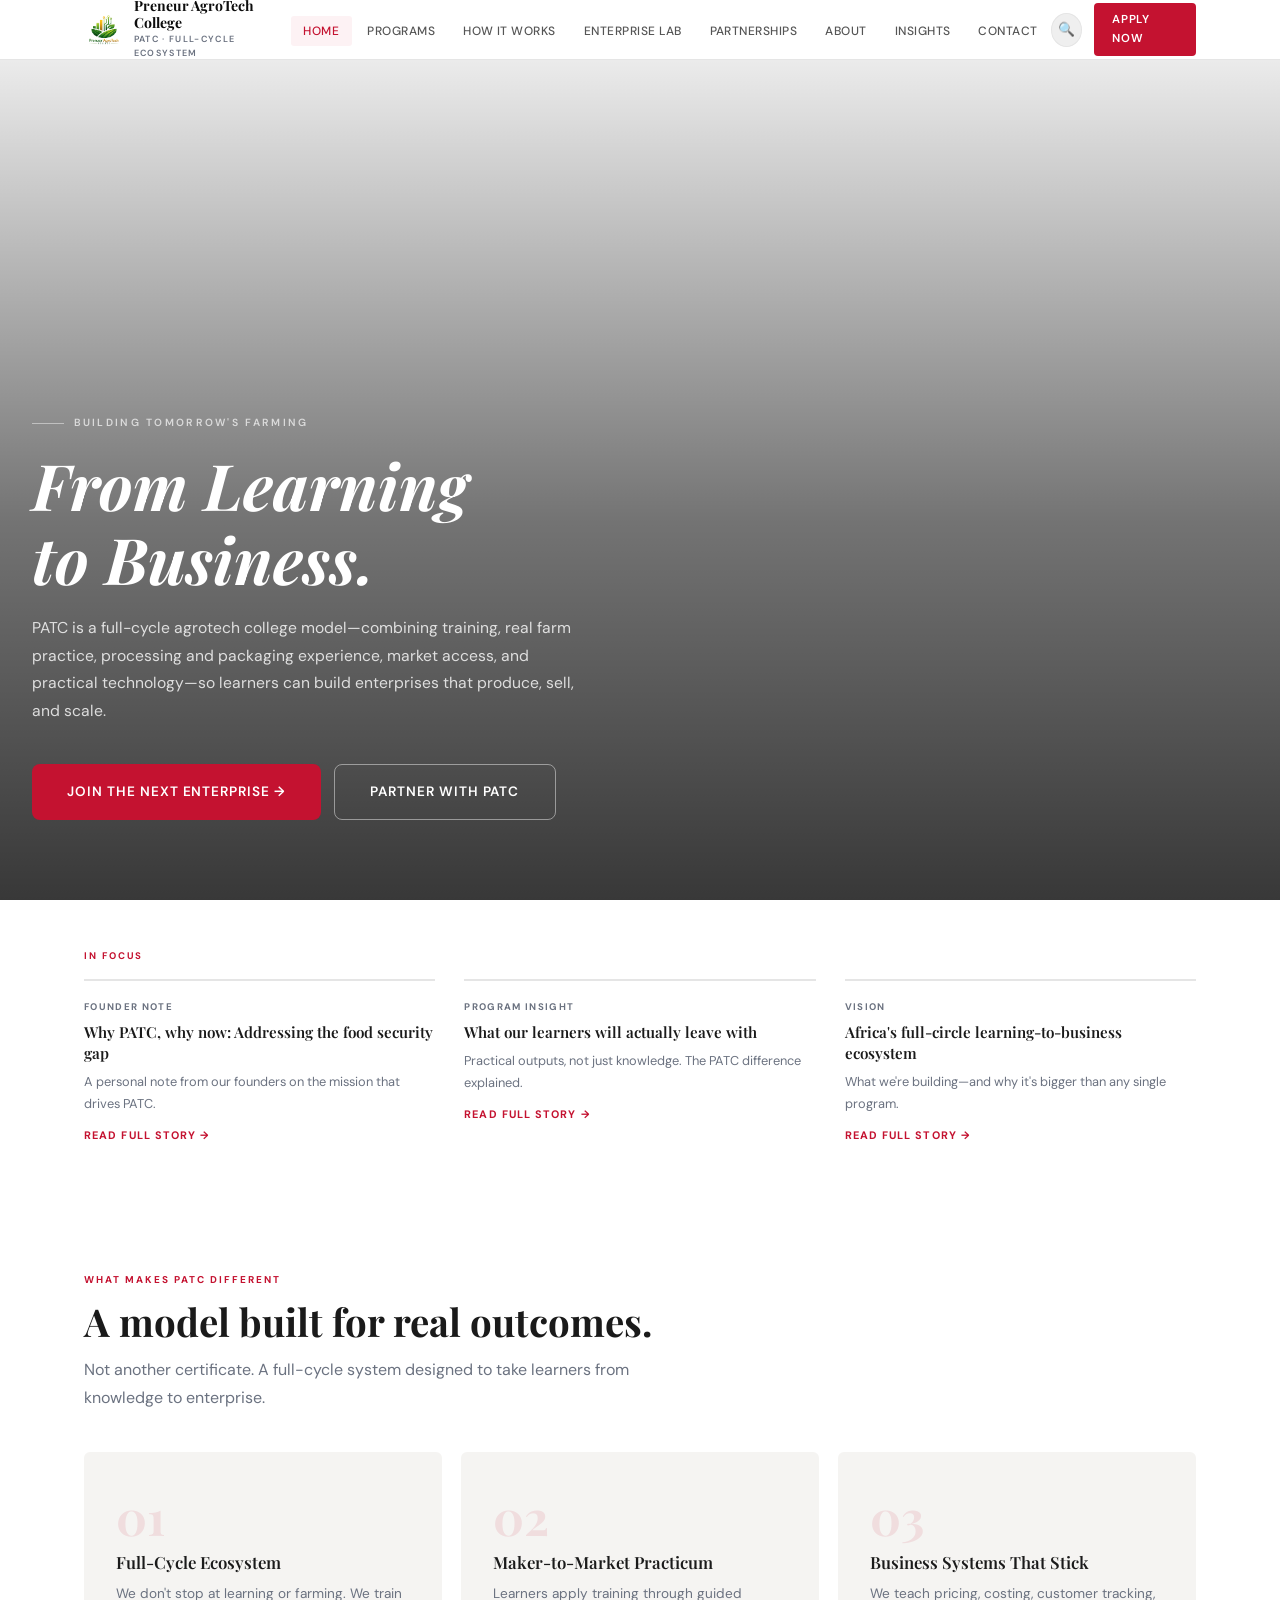
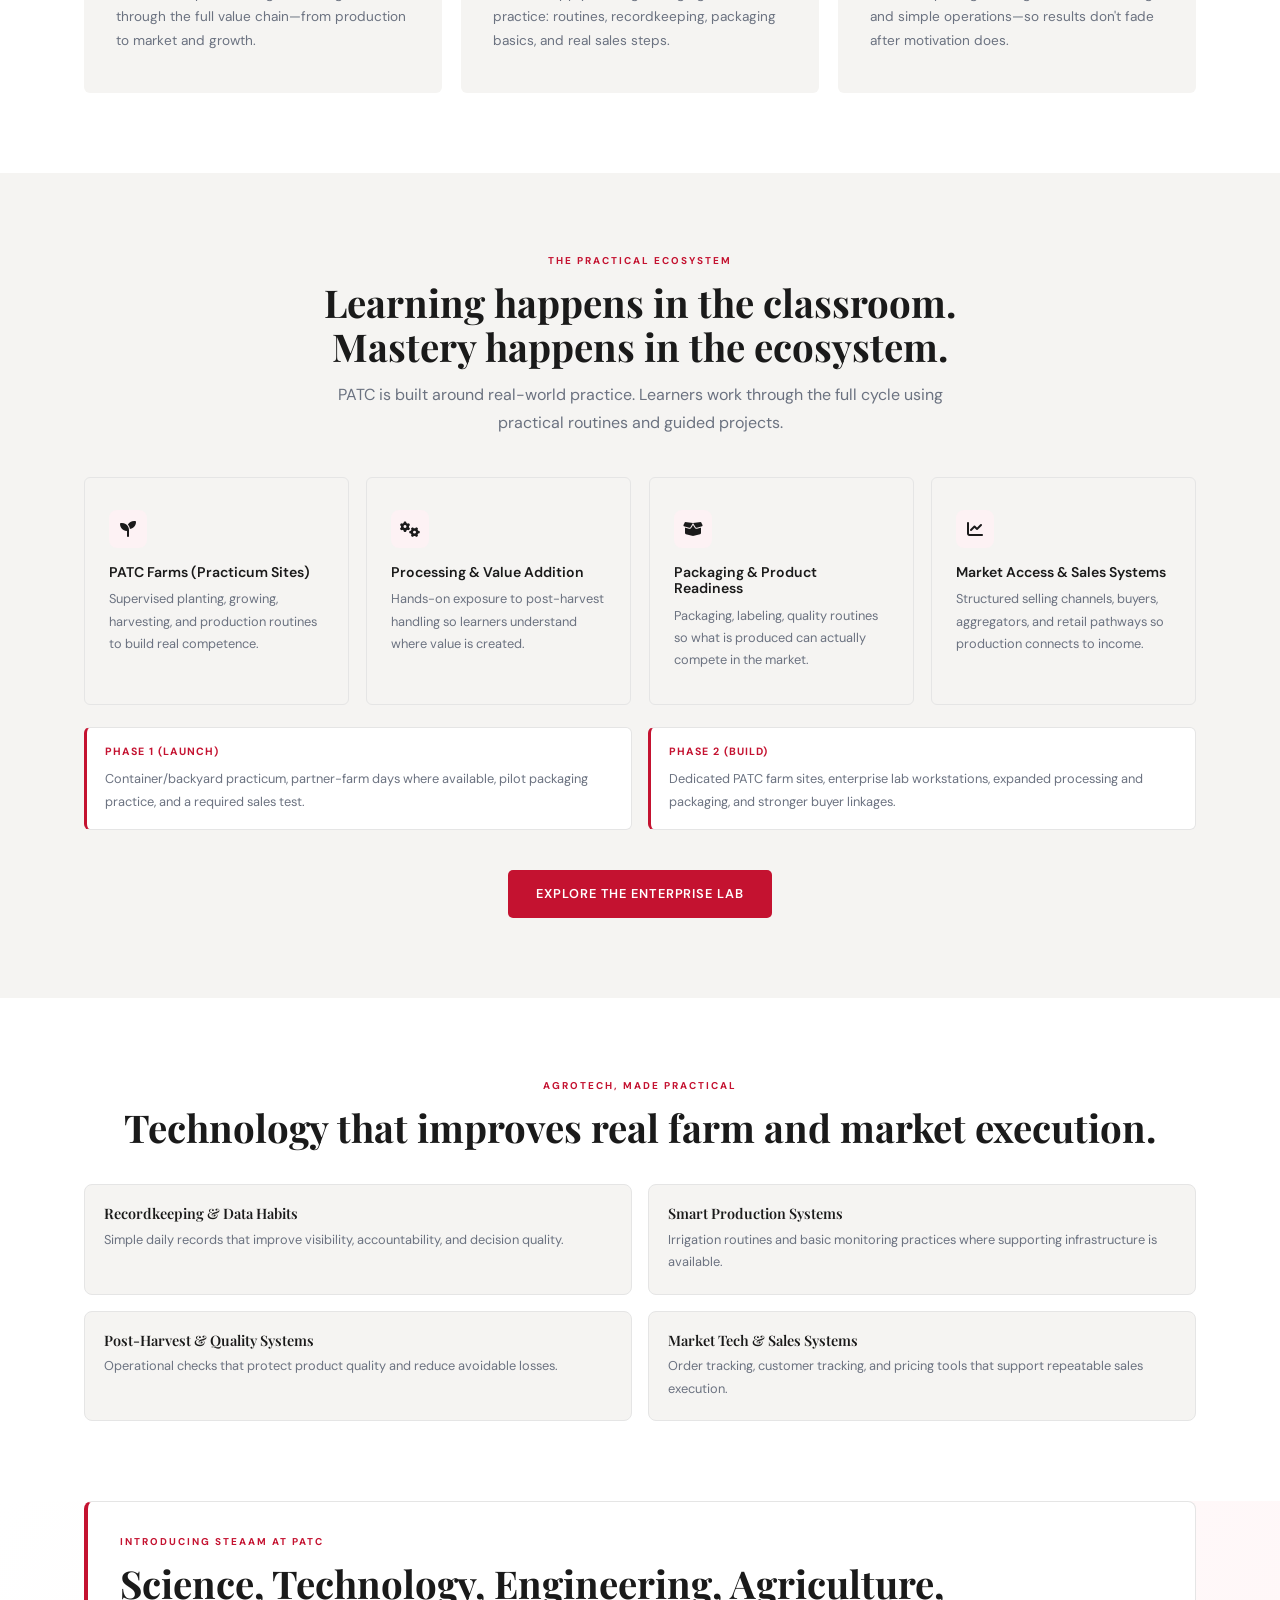
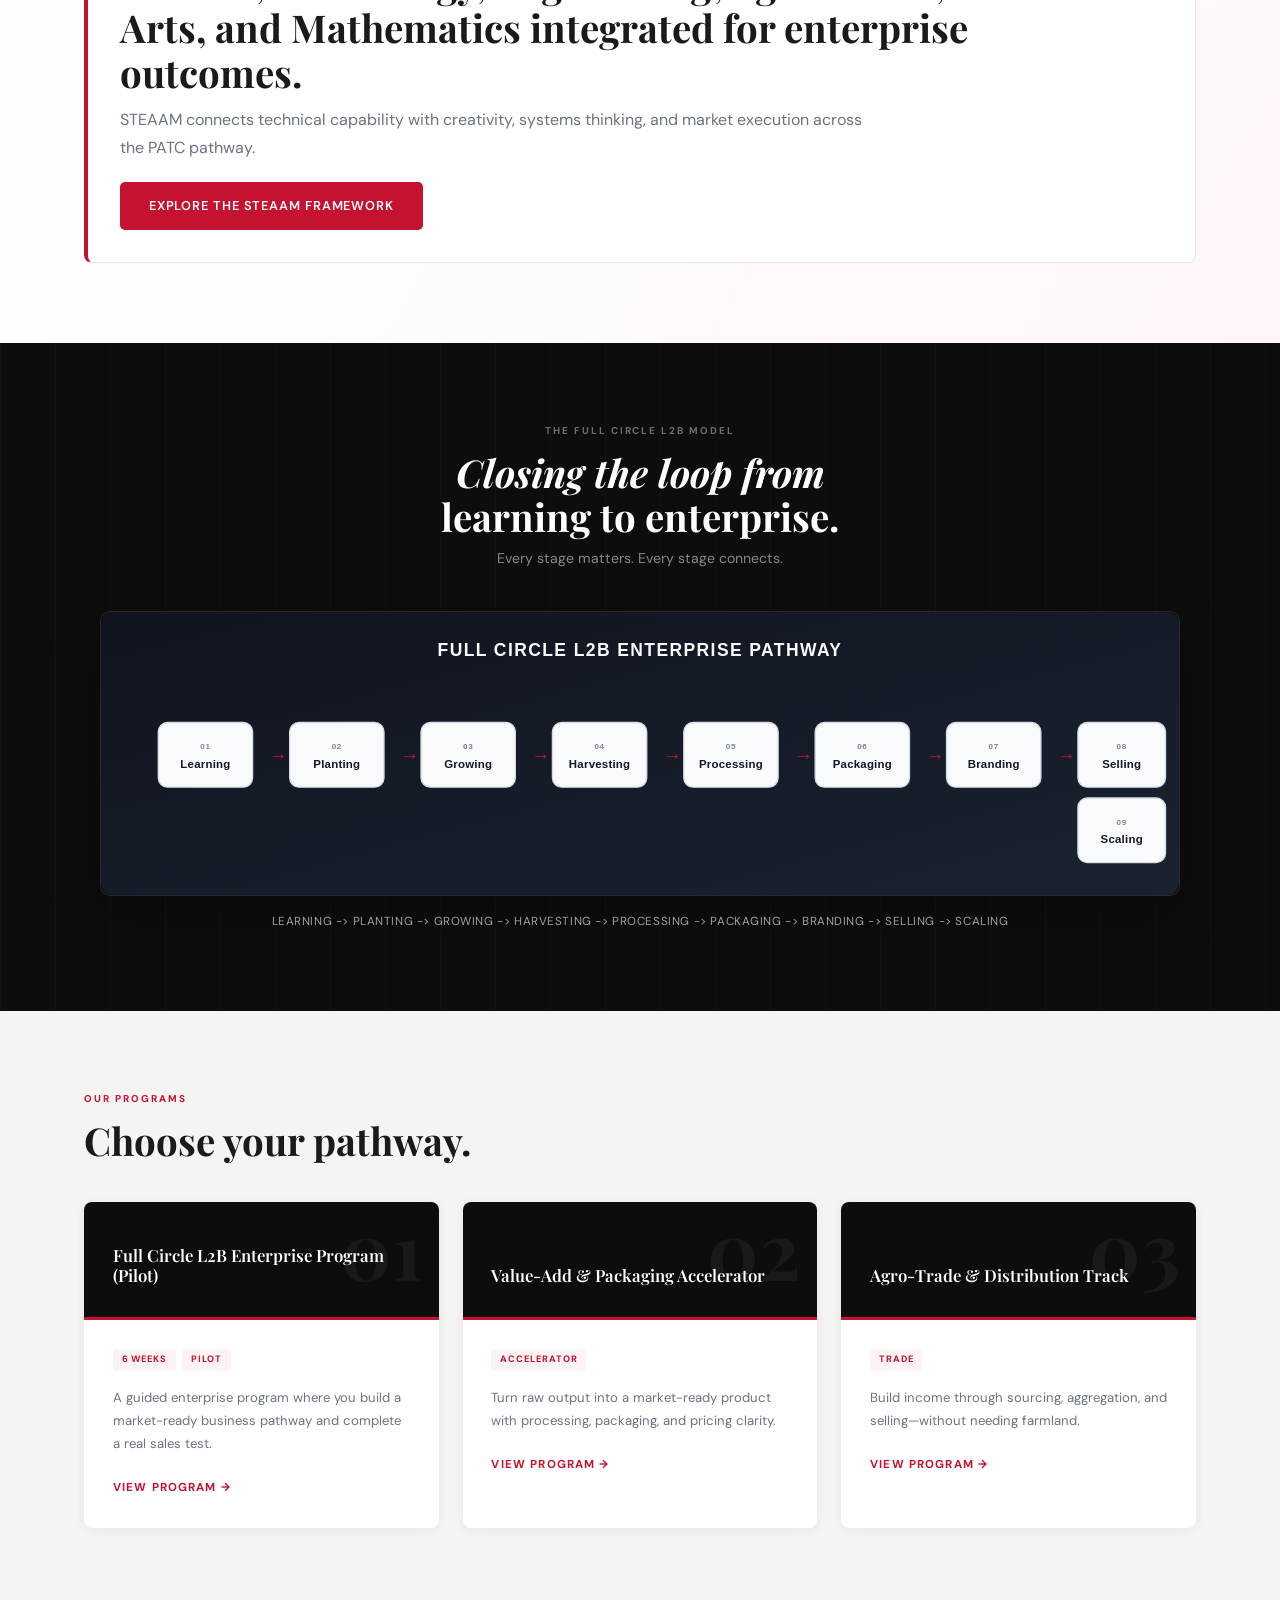
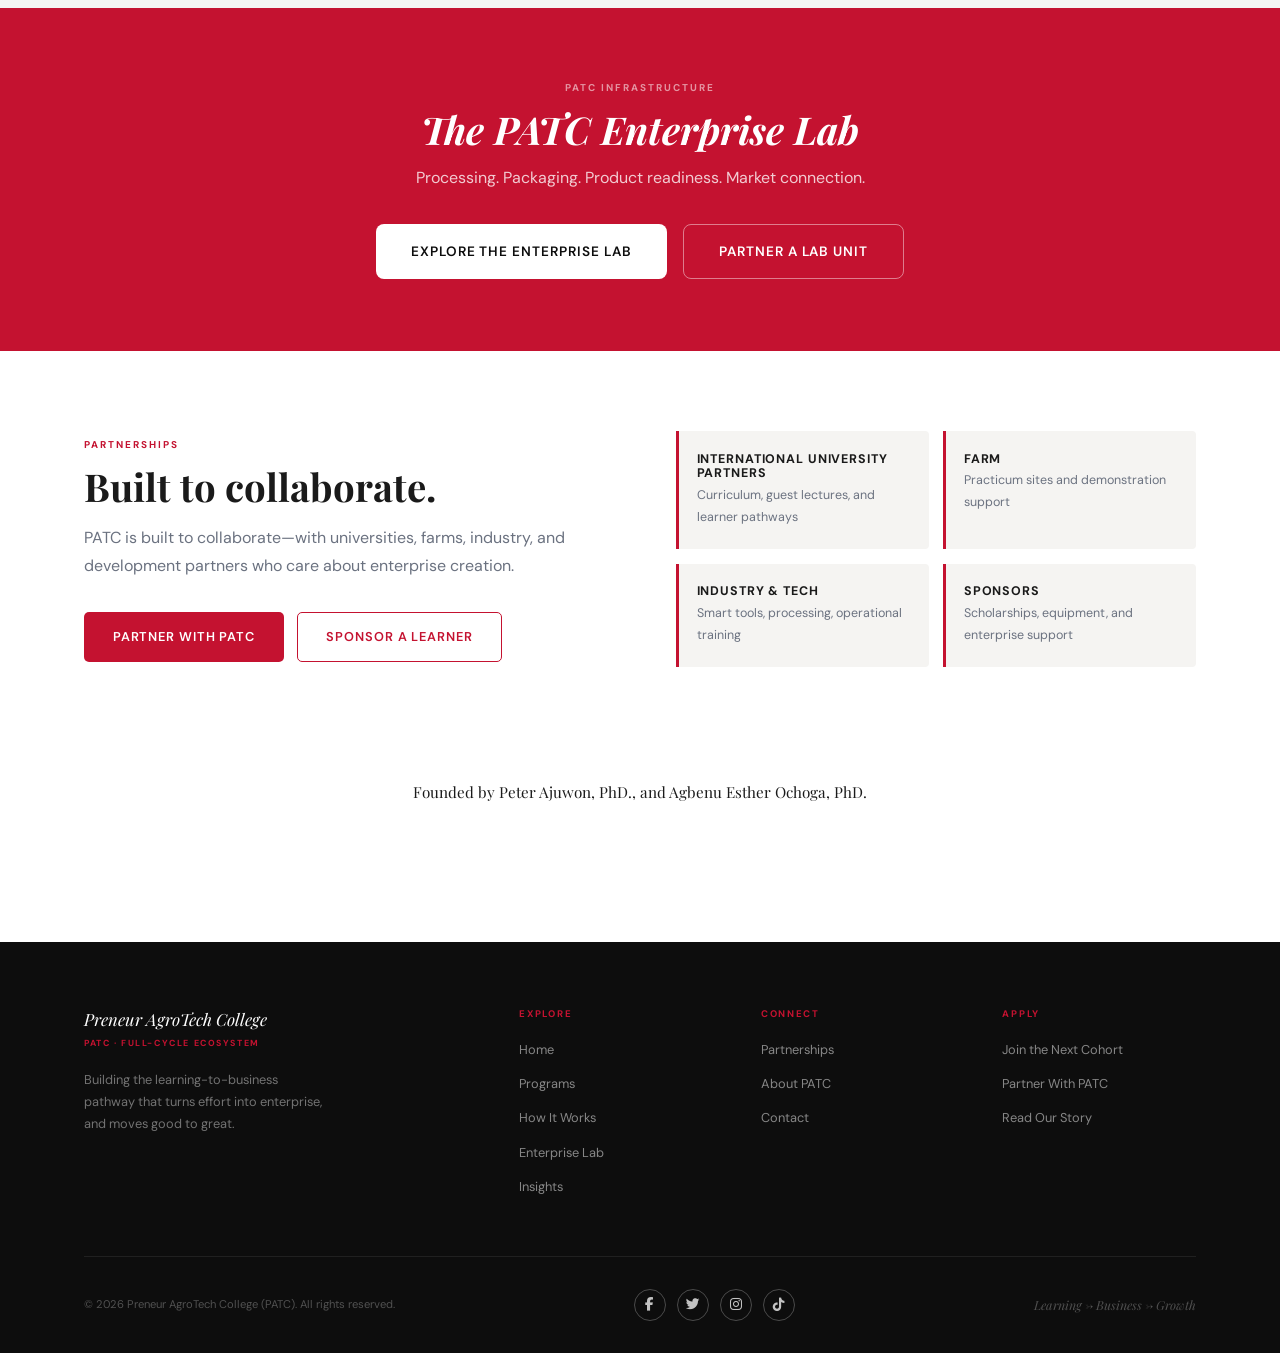
<file: index.html>
<!DOCTYPE html>
<html lang="en">
<head>
  <meta charset="UTF-8">
  <meta name="viewport" content="width=device-width, initial-scale=1.0">
  <title>Preneur AgroTech College</title>
  <link rel="icon" type="image/png" href="assets/icons/favicon.png">
  <link rel="shortcut icon" type="image/png" href="assets/icons/favicon.png">
  <link rel="apple-touch-icon" href="assets/icons/favicon.png">
<link rel="shortcut icon" type="image/png" href="assets/icons/favicon.png">
  <link rel="apple-touch-icon" href="assets/icons/favicon.png">
  <link rel="preconnect" href="https://fonts.googleapis.com">
  <link href="https://fonts.googleapis.com/css2?family=Playfair+Display:ital,wght@0,400;0,600;0,700;1,400;1,600&family=DM+Sans:wght@300;400;500;600&display=swap" rel="stylesheet">
  <link rel="stylesheet" href="https://cdnjs.cloudflare.com/ajax/libs/font-awesome/6.4.0/css/all.min.css">
  <link rel="stylesheet" href="css/style.css">
  <link rel="stylesheet" href="css/header.css">
  <link rel="stylesheet" href="css/footer.css">
  <link rel="stylesheet" href="css/home.css">
  <link rel="stylesheet" href="css/responsive.css">
</head>
<body data-root="." data-page="home">
  <div id="site-header"></div>
  <div id="site-menu"></div>

  <main>
    <!-- TODO: Replace images, logos, and text content across this page -->
    <section class="hero">
      <!-- IMAGE PLACEHOLDER: Hero slideshow images set in css/home.css (.hero-slide) -->
      <div class="hero-slides">
        <div class="hero-slide slide-1"></div>
        <div class="hero-slide slide-2"></div>
        <div class="hero-slide slide-3"></div>
      </div>
      <div class="hero-overlay"></div>
      <div class="hero-content fi">
        <!-- TODO: Update hero headline/subtext to match your message -->
        <div class="hero-eyebrow">Building Tomorrow's Farming</div>
        <h1>From Learning<br>to Business.</h1>
        <p class="hero-sub fi-2">PATC is a full-cycle agrotech college model—combining training, real farm practice, processing and packaging experience, market access, and practical technology—so learners can build enterprises that produce, sell, and scale.</p>
        <div class="hero-btns fi-3">
          <a class="btn btn-red btn-lg" data-link="pages/apply.html">Join the Next Enterprise →</a>
          <a class="btn btn-outline-w btn-lg" data-link="pages/partnerships.html">Partner With PATC</a>
        </div>
      </div>
    </section>

    <!-- IN FOCUS -->
    <div class="infocus">
      <div class="container">
        <div class="if-label">In Focus</div>
        <div class="if-grid">
          <a class="if-card reveal" data-link="pages/insights.html?story=0">
            <div class="if-tag">Founder Note</div>
            <h4>Why PATC, why now: Addressing the food security gap</h4>
            <p>A personal note from our founders on the mission that drives PATC.</p>
            <div class="if-read">Read Full Story →</div>
          </a>
          <a class="if-card reveal" data-link="pages/insights.html?story=1">
            <div class="if-tag">Program Insight</div>
            <h4>What our learners will actually leave with</h4>
            <p>Practical outputs, not just knowledge. The PATC difference explained.</p>
            <div class="if-read">Read Full Story →</div>
          </a>
          <a class="if-card reveal" data-link="pages/insights.html?story=2">
            <div class="if-tag">Vision</div>
            <h4>Africa's full-circle learning-to-business ecosystem</h4>
            <p>What we're building—and why it's bigger than any single program.</p>
            <div class="if-read">Read Full Story →</div>
          </a>
        </div>
      </div>
    </div>

    <!-- WHAT MAKES PATC DIFFERENT -->
    <section class="section" style="background:#fff">
      <div class="container">
        <div class="reveal" style="margin-bottom:2.5rem">
          <div class="sec-label">What Makes PATC Different</div>
          <h2>A model built for real outcomes.</h2>
          <p style="color:var(--gray);max-width:620px;margin-top:.8rem">Not another certificate. A full-cycle system designed to take learners from knowledge to enterprise.</p>
        </div>
        <div class="diff-grid">
          <div class="dc reveal"><div class="dc-n">01</div><h3>Full-Cycle Ecosystem</h3><p>We don't stop at learning or farming. We train through the full value chain—from production to market and growth.</p></div>
          <div class="dc reveal"><div class="dc-n">02</div><h3>Maker-to-Market Practicum</h3><p>Learners apply training through guided practice: routines, recordkeeping, packaging basics, and real sales steps.</p></div>
          <div class="dc reveal"><div class="dc-n">03</div><h3>Business Systems That Stick</h3><p>We teach pricing, costing, customer tracking, and simple operations—so results don't fade after motivation does.</p></div>
        </div>
      </div>
    </section>

    <!-- ECOSYSTEM -->
    <section class="section" style="background:var(--light)">
      <div class="container">
        <div class="reveal" style="text-align:center;margin-bottom:2.5rem">
          <div class="sec-label" style="text-align:center">The Practical Ecosystem</div>
          <h2>Learning happens in the classroom.<br>Mastery happens in the ecosystem.</h2>
          <p style="color:var(--gray);max-width:640px;margin:.8rem auto 0">PATC is built around real-world practice. Learners work through the full cycle using practical routines and guided projects.</p>
        </div>
        <div class="eco-grid">
          <div class="ec reveal"><div class="ec-ico"><i class="fa-solid fa-seedling"></i></div><h4>PATC Farms (Practicum Sites)</h4><p>Supervised planting, growing, harvesting, and production routines to build real competence.</p></div>
          <div class="ec reveal"><div class="ec-ico"><i class="fa-solid fa-gears"></i></div><h4>Processing & Value Addition</h4><p>Hands-on exposure to post-harvest handling so learners understand where value is created.</p></div>
          <div class="ec reveal"><div class="ec-ico"><i class="fa-solid fa-box-open"></i></div><h4>Packaging & Product Readiness</h4><p>Packaging, labeling, quality routines so what is produced can actually compete in the market.</p></div>
          <div class="ec reveal"><div class="ec-ico"><i class="fa-solid fa-chart-line"></i></div><h4>Market Access & Sales Systems</h4><p>Structured selling channels, buyers, aggregators, and retail pathways so production connects to income.</p></div>
        </div>
        <div class="phase-proof reveal">
          <div class="phase-card">
            <div class="phase-tag">Phase 1 (Launch)</div>
            <p>Container/backyard practicum, partner-farm days where available, pilot packaging practice, and a required sales test.</p>
          </div>
          <div class="phase-card">
            <div class="phase-tag">Phase 2 (Build)</div>
            <p>Dedicated PATC farm sites, enterprise lab workstations, expanded processing and packaging, and stronger buyer linkages.</p>
          </div>
        </div>
        <div style="text-align:center;margin-top:2.5rem" class="reveal">
          <a class="btn btn-red" data-link="pages/enterprise-lab.html">Explore the Enterprise Lab</a>
        </div>
      </div>
    </section>

    <section class="section" style="background:#fff">
      <div class="container">
        <div class="reveal" style="text-align:center;margin-bottom:2.2rem">
          <div class="sec-label" style="text-align:center">Agrotech, Made Practical</div>
          <h2>Technology that improves real farm and market execution.</h2>
        </div>
        <div class="agro-grid">
          <div class="agro-card reveal"><h4>Recordkeeping & Data Habits</h4><p>Simple daily records that improve visibility, accountability, and decision quality.</p></div>
          <div class="agro-card reveal"><h4>Smart Production Systems</h4><p>Irrigation routines and basic monitoring practices where supporting infrastructure is available.</p></div>
          <div class="agro-card reveal"><h4>Post-Harvest & Quality Systems</h4><p>Operational checks that protect product quality and reduce avoidable losses.</p></div>
          <div class="agro-card reveal"><h4>Market Tech & Sales Systems</h4><p>Order tracking, customer tracking, and pricing tools that support repeatable sales execution.</p></div>
        </div>
      </div>
    </section>

    <section class="section steaam-teaser">
      <div class="container">
        <div class="st-inner reveal">
          <div class="sec-label">Introducing STEAAM at PATC</div>
          <h2>Science, Technology, Engineering, Agriculture, Arts, and Mathematics integrated for enterprise outcomes.</h2>
          <p>STEAAM connects technical capability with creativity, systems thinking, and market execution across the PATC pathway.</p>
          <a class="btn btn-red" data-link="steaam/">Explore the STEAAM Framework</a>
        </div>
      </div>
    </section>

    <!-- L2B -->
    <section class="l2b-sec">
      <div class="container">
        <div style="text-align:center;margin-bottom:2.5rem">
          <div class="sec-label" style="text-align:center;color:rgba(255,255,255,.4)">The Full Circle L2B Model</div>
          <h2 style="color:#fff;font-style:italic">Closing the loop from<br><em style="font-style:normal">learning to enterprise.</em></h2>
          <p style="color:rgba(255,255,255,.5);font-size:.88rem;margin-top:.5rem">Every stage matters. Every stage connects.</p>
        </div>
        <div class="l2b-diagram reveal">
          <picture>
            <source media="(max-width: 768px)" srcset="assets/images/full-circle-l2b-vertical.svg">
            <img src="assets/images/full-circle-l2b-horizontal.svg" alt="Full Circle L2B model from learning to scaling enterprise">
          </picture>
        </div>
        <div class="l2b-caption reveal">
          Learning -> Planting -> Growing -> Harvesting -> Processing -> Packaging -> Branding -> Selling -> Scaling
        </div>
      </div>
    </section>

    <!-- PROGRAMS SNAP -->
    <section class="section" style="background:var(--light)">
      <div class="container">
        <div class="reveal" style="margin-bottom:2.5rem">
          <div class="sec-label">Our Programs</div>
          <h2>Choose your pathway.</h2>
        </div>
        <div class="prog-grid">
          <div class="pc reveal"><div class="pc-top" data-n="01"><h3>Full Circle L2B Enterprise Program (Pilot)</h3></div><div class="pc-bar"></div><div class="pc-body"><div class="tags"><span class="ptag">6 Weeks</span><span class="ptag">Pilot</span></div><p>A guided enterprise program where you build a market-ready business pathway and complete a real sales test.</p><a class="link-r" data-link="pages/programs.html">View Program →</a></div></div>
          <div class="pc reveal"><div class="pc-top" data-n="02"><h3>Value-Add & Packaging Accelerator</h3></div><div class="pc-bar"></div><div class="pc-body"><div class="tags"><span class="ptag">Accelerator</span></div><p>Turn raw output into a market-ready product with processing, packaging, and pricing clarity.</p><a class="link-r" data-link="pages/programs.html">View Program →</a></div></div>
          <div class="pc reveal"><div class="pc-top" data-n="03"><h3>Agro-Trade & Distribution Track</h3></div><div class="pc-bar"></div><div class="pc-body"><div class="tags"><span class="ptag">Trade</span></div><p>Build income through sourcing, aggregation, and selling—without needing farmland.</p><a class="link-r" data-link="pages/programs.html">View Program →</a></div></div>
        </div>
      </div>
    </section>

    <!-- RED BAND -->
    <div class="rband">
      <div class="container">
        <div class="sec-label" style="text-align:center;color:rgba(255,255,255,.55)">PATC Infrastructure</div>
        <h2>The PATC Enterprise Lab</h2>
        <p>Processing. Packaging. Product readiness. Market connection.</p>
        <div class="rband-btns">
          <a class="btn btn-white btn-lg" data-link="pages/enterprise-lab.html">Explore the Enterprise Lab</a>
          <a class="btn btn-outline-w btn-lg" data-link="pages/partnerships.html">Partner a Lab Unit</a>
        </div>
      </div>
    </div>

    <!-- PARTNERSHIPS TEASER -->
    <section class="section" style="background:#fff">
      <div class="container">
        <div class="two-col">
          <div class="reveal">
            <div class="sec-label">Partnerships</div>
            <h2>Built to collaborate.</h2>
            <p style="margin:1rem 0 2rem;color:var(--gray)">PATC is built to collaborate—with universities, farms, industry, and development partners who care about enterprise creation.</p>
            <div style="display:flex;gap:.8rem;flex-wrap:wrap">
              <a class="btn btn-red" data-link="pages/partnerships.html">Partner With PATC</a>
              <a class="btn btn-outline-red" data-link="pages/partnerships.html">Sponsor a Learner</a>
            </div>
          </div>
          <div class="pt-grid reveal">
            <div class="pt"><h4>International University Partners</h4><p>Curriculum, guest lectures, and learner pathways</p></div>
            <div class="pt"><h4>Farm</h4><p>Practicum sites and demonstration support</p></div>
            <div class="pt"><h4>Industry & Tech</h4><p>Smart tools, processing, operational training</p></div>
            <div class="pt"><h4>Sponsors</h4><p>Scholarships, equipment, and enterprise support</p></div>
          </div>
        </div>
      </div>
    </section>

    <section class="section founder-anchor">
      <div class="container">
        <p>Founded by Peter Ajuwon, PhD., and Agbenu Esther Ochoga, PhD.</p>
      </div>
    </section>
  </main>

  <div id="site-footer"></div>

  <script src="js/navigation.js"></script>
  <script src="js/script.js"></script>
  <script src="js/search.js"></script>
</body>
</html>
</file>
<file: css/style.css>
*,*::before,*::after{box-sizing:border-box;margin:0;padding:0}
html{scroll-behavior:smooth;-webkit-text-size-adjust:100%}
body{font-family:'DM Sans',sans-serif;color:#1a1a1a;background:#fff;line-height:1.6}
:root{
  --red:#c41230;--red-light:#e8192c;--red-pale:#fdf2f4;--red-mid:#a50e26;
  --dark:#0d0d0d;--dark2:#111b12;--green-dark:#0d2b12;
  --gray:#6b7280;--light:#f5f4f2;--border:#e5e5e5;--white:#fff;
  --serif:'Playfair Display',Georgia,serif;--sans:'DM Sans',sans-serif;
  --nav-h:60px;--bot-h:64px;
}

h1,h2,h3,h4{font-family:var(--serif);line-height:1.15}
h1{font-size:clamp(2rem,5vw,4.2rem);font-weight:700}
h2{font-size:clamp(1.6rem,3vw,2.8rem);font-weight:700}
h3{font-size:clamp(1.15rem,2vw,1.65rem);font-weight:600}
h4{font-size:1rem;font-weight:600}
p{line-height:1.75;color:#4a4a4a}
a{color:inherit;text-decoration:none}
button{cursor:pointer;border:none;font-family:var(--sans)}
input,select,textarea{font-family:var(--sans)}
img{display:block;width:100%;object-fit:cover}

.container{max-width:1160px;margin:0 auto;padding:0 1.5rem}
.section{padding:5rem 0}
main{padding-top:var(--nav-h);padding-bottom:calc(var(--bot-h) + .5rem)}

/*  BUTTONS  */
.btn{display:inline-flex;align-items:center;justify-content:center;gap:.45rem;font-size:.8rem;font-weight:600;letter-spacing:.07em;text-transform:uppercase;padding:.85rem 1.8rem;border-radius:5px;transition:all .2s;cursor:pointer;border:none;font-family:var(--sans)}
.btn-red{background:var(--red);color:#fff}
.btn-red:hover{background:var(--red-mid);transform:translateY(-1px)}
.btn-white{background:#fff;color:var(--dark)}
.btn-white:hover{background:var(--light)}
.btn-outline-red{background:transparent;color:var(--red);border:1.5px solid var(--red)}
.btn-outline-red:hover{background:var(--red-pale)}
.btn-outline-w{background:transparent;color:#fff;border:1.5px solid rgba(255,255,255,.45)}
.btn-outline-w:hover{border-color:#fff;background:rgba(255,255,255,.08)}
.btn-full{width:100%}
.btn-lg{padding:1rem 2.2rem;font-size:.85rem;border-radius:8px}
.btn-pill{border-radius:100px}

/*  UTILS  */
.sec-label{font-size:.62rem;font-weight:700;letter-spacing:.2em;text-transform:uppercase;color:var(--red);margin-bottom:.7rem}
.divider-red{width:3rem;height:2.5px;background:var(--red);margin:1rem 0}
.reveal{opacity:0;transform:translateY(16px);transition:opacity .6s,transform .6s}
.reveal.visible{opacity:1;transform:none}
@keyframes fadeUp{from{opacity:0;transform:translateY(22px)}to{opacity:1;transform:none}}
.fi{animation:fadeUp .65s ease both}
.fi-2{animation:fadeUp .65s .12s ease both}
.fi-3{animation:fadeUp .65s .24s ease both}

/*  SHARED GRIDS  */
.eco-grid{display:grid;grid-template-columns:repeat(4,1fr);gap:1.1rem}
.ec{border:1.5px solid var(--border);padding:2rem 1.5rem;border-radius:6px;transition:all .25s}
.ec:hover{border-color:var(--red);box-shadow:0 6px 22px rgba(196,18,48,.1);transform:translateY(-3px)}
.ec-ico{width:38px;height:38px;background:var(--red-pale);border-radius:8px;display:flex;align-items:center;justify-content:center;font-size:1rem;margin-bottom:1rem}
.ec h4{font-family:var(--sans);font-weight:600;font-size:.88rem;color:#1a1a1a;margin-bottom:.5rem}
.ec p{font-size:.8rem;color:var(--gray)}

.rband{background:var(--red);padding:4.5rem 0;text-align:center;color:#fff}
.rband h2{font-style:italic;margin-bottom:.8rem}
.rband p{color:rgba(255,255,255,.78);max-width:460px;margin:0 auto 2rem}
.rband-btns{display:flex;justify-content:center;gap:1rem;flex-wrap:wrap}

/*  PROGRAMS PAGE  */
.prog-hero{
  background-color:var(--dark);
  background-image:linear-gradient(rgba(12,13,14,.72),rgba(12,13,14,.72)),url("../assets/images/programs.jpg");
  background-position:center;
  background-size:cover;
  background-repeat:no-repeat;
  padding:5rem 2rem 4rem;
  min-height:60vh;
  display:flex;
  align-items:flex-end;
}
.prog-hero .sec-label{color:rgba(255,255,255,.4)}
.prog-hero h1{color:#fff;font-style:italic;margin-bottom:.8rem}
.prog-hero p{color:rgba(255,255,255,.68)}

.prog-detail-block{padding:4rem 0;border-bottom:1px solid var(--border)}
.prog-detail-block:last-child{border-bottom:none}
.pdb-inner{display:grid;grid-template-columns:1fr 2fr;gap:4rem;align-items:start}
.pdb-sticky{position:sticky;top:80px}
.pdb-sticky h2{font-size:1.7rem;margin-bottom:.7rem}
.pdb-sticky p{color:var(--gray);font-size:.85rem;margin-bottom:1.2rem}
.pdb-meta{display:flex;flex-wrap:wrap;gap:.4rem;margin-bottom:1.5rem}

.ct{margin-top:1rem}
.ct-item{padding-left:2rem;position:relative;margin-bottom:1.8rem}
.ct-item::before{content:'';position:absolute;left:.5rem;top:1.4rem;bottom:-1rem;width:2px;background:var(--border)}
.ct-dot{width:10px;height:10px;background:var(--red);border-radius:50%;position:absolute;left:.3rem;top:.2rem}
.ct-item h4{font-family:var(--sans);font-weight:700;font-size:.92rem;margin-bottom:.4rem}
.ct-item p{font-size:.82rem;color:var(--gray)}
.ct-del{background:var(--light);padding:1rem;border-radius:6px;margin-top:.7rem}
.ct-del-lbl{font-size:.6rem;font-weight:700;letter-spacing:.12em;text-transform:uppercase;color:var(--red);margin-bottom:.4rem}
.ct-del-item{font-size:.78rem;color:#444;margin-bottom:.4rem}

.ptag{background:var(--red-pale);color:var(--red);font-size:.58rem;font-weight:700;letter-spacing:.1em;text-transform:uppercase;padding:.22rem .55rem;border-radius:3px}

.tool-list{display:grid;gap:.8rem;margin-top:1rem}
.tl-row{display:flex;gap:.8rem;align-items:center;background:var(--light);border-radius:8px;padding:1rem}
.tl-ico{width:34px;height:34px;background:#fff;border-radius:8px;display:flex;align-items:center;justify-content:center;font-size:1rem}
.tl-name{font-size:.85rem;font-weight:700}
.tl-desc{font-size:.76rem;color:var(--gray)}

/*  HOW IT WORKS PAGE  */
.how-hero{position:relative;min-height:70vh;display:flex;align-items:flex-end}
/* TODO: Replace hero image: assets/images/farm.jpg */
.how-hero-img{position:absolute;inset:0;background:url('../assets/images/\ How\ it\ work.jpg') center/cover no-repeat}
.how-hero-overlay{position:absolute;inset:0;background:linear-gradient(to bottom,rgba(0,0,0,.25),rgba(0,0,0,.75))}
.how-hero-content{position:relative;color:#fff;padding:4rem 1.5rem}
.tag-red{display:inline-block;background:var(--red);color:#fff;padding:.4rem .7rem;font-size:.6rem;font-weight:700;letter-spacing:.12em;text-transform:uppercase;border-radius:4px;cursor:pointer}
.how-sub{font-size:1rem;color:#444;max-width:800px;margin:0 auto 2.5rem;text-align:center}

.lifecycle{display:flex;flex-direction:column;gap:1rem}
.lc-item{display:grid;grid-template-columns:120px 1fr;gap:1rem;align-items:start;background:var(--light);padding:1.5rem;border-radius:8px}
.lc-num{font-size:.7rem;font-weight:700;letter-spacing:.14em;text-transform:uppercase;color:var(--red)}
.lc-content h4{font-family:var(--sans);font-size:.95rem;margin-bottom:.4rem}
.lc-content p{font-size:.82rem;color:var(--gray)}

.tech-layer{background:var(--dark);color:#fff;border-radius:10px;padding:2.5rem;margin-top:3rem}
.tech-layer h3{color:#fff;margin-bottom:.8rem}
.tech-row{display:grid;grid-template-columns:1fr 2fr;gap:1rem;padding:1rem 0;border-top:1px solid rgba(255,255,255,.1)}
.tech-row:first-of-type{border-top:none}
.tr-key{font-size:.78rem;font-weight:700;letter-spacing:.08em;text-transform:uppercase;color:rgba(255,255,255,.6)}
.tr-val{font-size:.82rem;color:rgba(255,255,255,.7)}

.re-grid{display:grid;grid-template-columns:repeat(3,1fr);gap:1.2rem}
.re{background:#fff;border-radius:8px;overflow:hidden;box-shadow:0 2px 14px rgba(0,0,0,.06)}
.re-img{height:180px;background:#ccc}
.re-body{padding:1.3rem}
.re-body h4{font-family:var(--sans);font-size:.9rem;margin-bottom:.4rem}
.re-body p{font-size:.8rem;color:var(--gray)}
.re-link{font-size:.65rem;font-weight:700;letter-spacing:.1em;text-transform:uppercase;color:var(--red);margin-top:.8rem}

/*  ENTERPRISE LAB PAGE  */
.lab-hero{position:relative;min-height:65vh;display:flex;align-items:flex-end}
/* TODO: Replace hero image: assets/images/lab.jpg */
.lab-hero-img{position:absolute;inset:0;background:url('../assets/images/lab.jpg') center/cover no-repeat}
.lab-hero-ov{position:absolute;inset:0;background:linear-gradient(to bottom,rgba(0,0,0,.2),rgba(0,0,0,.78))}
.lab-hero-content{position:relative;color:#fff;padding:4rem 1.5rem}
.lab-badge{display:inline-block;background:rgba(255,255,255,.1);border:1px solid rgba(255,255,255,.25);padding:.4rem .8rem;border-radius:100px;font-size:.62rem;letter-spacing:.12em;text-transform:uppercase;margin-bottom:1rem}
.lab-intro{font-size:1rem;color:#444;max-width:700px}
.lab-photo-cards{display:grid;grid-template-columns:repeat(3,1fr);gap:1.4rem}
.lpc{background:#fff;border-radius:10px;overflow:hidden;box-shadow:0 2px 16px rgba(0,0,0,.07)}
.lpc-img{height:200px;object-fit:cover}
.lpc-body{padding:1.4rem}
.lpc-body h3{font-family:var(--sans);font-size:1rem;margin-bottom:.5rem}
.lpc-body p{font-size:.82rem;color:var(--gray);margin-bottom:1rem}
.lpc-tags{display:flex;gap:.5rem;margin-bottom:1rem;flex-wrap:wrap}
.lpc-tag{font-size:.58rem;font-weight:700;letter-spacing:.1em;text-transform:uppercase;background:var(--light);padding:.2rem .5rem;border-radius:4px}

/*  PARTNERSHIPS PAGE  */
.sponsor-hero{position:relative;min-height:70vh;display:flex;align-items:flex-end}
/* TODO: Replace hero image: assets/images/hero.jpg */
.sponsor-hero-img{position:absolute;inset:0;background:url('../assets/images/\ AgroMarker.jpg') center/cover no-repeat}
.sponsor-hero-ov{position:absolute;inset:0;background:linear-gradient(to bottom,rgba
  (0,0,0,.2),rgba(0,0,0,.75))}
.sponsor-hero-content{position:relative;color:#fff;padding:4rem 1.5rem}
.mission-quote{font-family:var(--serif);font-size:1.2rem;font-style:italic;text-align:center;max-width:760px;margin:0 auto 1.5rem;color:#333}
.st-grid{display:grid;grid-template-columns:repeat(3,1fr);gap:1.2rem}
.st{background:#fff;border:1px solid var(--border);border-radius:10px;overflow:hidden;box-shadow:0 2px 12px rgba(0,0,0,.06)}
.st-top{background:var(--light);padding:1.3rem}
.st-top h3{font-family:var(--sans);font-size:.95rem;margin-bottom:.3rem}
.st-price{font-size:1.3rem;font-weight:700;color:var(--red)}
.st-body{padding:1.3rem}
.st-body p{font-size:.82rem;color:var(--gray);margin-bottom:1rem}
.st-features{list-style:none;display:grid;gap:.5rem}
.st-feat-ico{color:var(--red);font-weight:700;margin-right:.4rem}
.partner-types-full{display:grid;grid-template-columns:repeat(4,1fr);gap:1rem}
.ptf{background:var(--light);border-radius:8px;padding:1.2rem;border-left:3px solid var(--red)}
.ptf-ico{font-size:1.2rem;margin-bottom:.6rem}
.ptf h4{font-family:var(--sans);font-size:.9rem;margin-bottom:.4rem}
.ptf p{font-size:.8rem;color:var(--gray)}
.ptf-sub{font-size:.68rem;font-weight:700;letter-spacing:.12em;text-transform:uppercase;color:var(--red);margin:.9rem 0 .6rem}
.partner-list{list-style:none;display:grid;gap:.5rem;margin:0}
.partner-list li{font-size:.78rem;color:var(--gray);position:relative;padding-left:1rem}
.partner-list li::before{content:'•';position:absolute;left:0;color:var(--red)}
.partner-note{font-size:.82rem;color:#444;font-style:italic;margin-top:1.5rem;max-width:820px}

/*  ABOUT PAGE  */
.about-hero{position:relative;min-height:65vh;display:flex;align-items:flex-end}
/* TODO: Replace hero image: assets/images/farm.jpg */
.about-hero-img{
  position:absolute;
  inset:0;
  background:center/cover no-repeat;
  animation:aboutHeroSlides 18s infinite;
}
.about-hero-ov{position:absolute;inset:0;background:linear-gradient(to bottom,rgba(0,0,0,.2),rgba(0,0,0,.7))}
.about-hero-content{position:relative;color:#fff;padding:4rem 1.5rem}
.about-hero-quote{font-family:var(--serif);font-style:italic;color:rgba(255,255,255,.8);max-width:520px;margin-top:1rem}

@keyframes aboutHeroSlides{
  0%{background-image:url("../assets/images/\ About\ slide\ 1.png")}
  33%{background-image:url("../assets/images/\ \ About\ slide\ 3.jpg")}
  66%{background-image:url("../assets/images/\ About\ slide\ 4.jpg")}
  100%{background-image:url("../assets/images/\ About\ slide\ 2.jpg")}
}
.mission-block{background:var(--light);padding:2rem;border-radius:8px}
.mission-block p{font-size:.9rem;color:#444}
.sig-line{margin:2rem 0;font-family:var(--serif);font-style:italic;color:#333;font-size:1.05rem}
.mv-grid{display:grid;grid-template-columns:1fr 1fr;gap:1.5rem}
.mv{background:#fff;border:1px solid var(--border);border-radius:8px;padding:1.8rem}
.agrotech-box{background:var(--dark);color:#fff;border-radius:10px;padding:2rem;margin-top:2rem}
.agrotech-box h3{color:#fff}
.founder-grid{display:grid;grid-template-columns:repeat(auto-fit,minmax(260px,1fr));gap:1.5rem}
.fc{background:#fff;border:1px solid var(--border);border-radius:10px;overflow:hidden}
/* TODO: Replace founder photos in assets/images/ */
.fc-photo{
  width:100%;
  max-width:400px;
  aspect-ratio:1/1;
  height:auto;
  object-fit:cover;
  object-position:center 15%;
  background:var(--light);
  display:block;
  margin:0 auto;
  border-radius:50%;
}
.fc-top{padding:1.2rem 1.5rem;border-bottom:1px solid var(--border)}
.fc-role{font-size:.75rem;color:var(--gray)}
.fc-body{padding:1.2rem 1.5rem}
.founder-socials{display:flex;gap:.5rem;margin-top:1rem}
.soc{width:32px;height:32px;border-radius:50%;background:var(--light);display:flex;align-items:center;justify-content:center;font-size:.8rem}

/*  APPLY PAGE  */
.apply-page{background:var(--light);min-height:100vh}
.apply-back{position:absolute;left:1.2rem;color:var(--red);font-size:1rem;background:none;border:none;cursor:pointer}
.apply-wrap{max-width:520px;margin:0 auto;padding:2rem 1.5rem}
.apply-step{display:none}
.apply-step.active{display:block}
.step-prog{margin-bottom:1.5rem}
.sp-row{display:flex;justify-content:space-between;font-size:.72rem;color:var(--gray);margin-bottom:.5rem}
.sp-bar{height:6px;background:#e9e9e9;border-radius:100px;overflow:hidden}
.sp-fill{height:100%;background:var(--red)}
.form-g{margin-bottom:1.1rem}
.form-lbl{display:block;font-size:.7rem;font-weight:700;letter-spacing:.1em;text-transform:uppercase;color:var(--gray);margin-bottom:.4rem}
.form-in{width:100%;padding:.9rem 1rem;border:1px solid var(--border);border-radius:6px;font-size:.9rem;background:#fff}
.form-in:focus{outline:2px solid rgba(196,18,48,.15);border-color:var(--red)}
.qd{
  position:relative;
  background:#fff;
  border:1px solid var(--border);
  border-radius:10px;
  padding:1.2rem;
  margin-top:2rem;
  overflow:hidden;
}
.qd::before{
  content:"";
  position:absolute;
  inset:0;
  background:url("../assets/images/\ insight.jpg") center 85%/70% no-repeat;
  opacity:.22;
  pointer-events:none;
}
.qd > *{position:relative}
.qd-title{font-size:.7rem;font-weight:700;letter-spacing:.1em;text-transform:uppercase;color:var(--red);margin-bottom:1rem}
.qd-row{display:flex;gap:.8rem;margin-bottom:.8rem}
.qd-ico{width:30px;height:30px;background:var(--red-pale);border-radius:8px;display:flex;align-items:center;justify-content:center;font-size:.85rem}
.qd-key{font-size:.62rem;font-weight:700;letter-spacing:.1em;text-transform:uppercase;color:var(--gray);display:block}
.qd-val{font-size:.85rem;color:#333}

.track-opt{display:flex;align-items:center;justify-content:space-between;background:#fff;border:1px solid var(--border);border-radius:10px;padding:1.1rem;margin-bottom:.8rem;cursor:pointer;transition:all .2s}
.track-opt.sel{border-color:var(--red);box-shadow:0 8px 24px rgba(196,18,48,.08)}
.to-text .tn{font-weight:700;font-size:.9rem;margin-bottom:.2rem}
.to-text .ts{font-size:.78rem;color:var(--gray)}
.to-radio{width:22px;height:22px;border-radius:50%;border:2px solid var(--border)}
.track-opt.sel .to-radio{border-color:var(--red);background:var(--red)}

.step-btns{display:flex;gap:.8rem;margin-top:1.5rem}

.rv-card{background:#fff;border-radius:10px;border:1px solid var(--border);padding:1.2rem;margin-bottom:1.2rem}
.rv-row{display:flex;justify-content:space-between;border-bottom:1px dashed var(--border);padding:.6rem 0}
.rv-row:last-child{border-bottom:none}
.rv-k{font-size:.7rem;font-weight:700;letter-spacing:.08em;text-transform:uppercase;color:var(--gray)}
.rv-v{font-size:.82rem;color:#333}
.checklist{list-style:none;display:grid;gap:.6rem;margin-bottom:1rem}
.checklist li{display:flex;gap:.6rem;align-items:flex-start;background:#fff;border:1px solid var(--border);padding:.8rem;border-radius:8px}
.cl-chk{width:22px;height:22px;border-radius:50%;background:var(--red-pale);display:flex;align-items:center;justify-content:center;font-size:.75rem;color:var(--red)}
.cert{display:flex;gap:.8rem;align-items:flex-start;background:#fff;border:1px solid var(--border);padding:1rem;border-radius:10px;margin-bottom:1rem}
.cert-box{width:22px;height:22px;border:2px solid var(--border);border-radius:4px;cursor:pointer}
.cert-box.chk{background:var(--red);border-color:var(--red);position:relative}
.cert-box.chk::after{content:'✓';position:absolute;inset:0;display:flex;align-items:center;justify-content:center;color:#fff;font-size:.75rem}
.what-next{background:#fff;border:1px solid var(--border);border-radius:10px;padding:1rem}
.wn-title{font-size:.75rem;color:var(--gray);margin-bottom:.6rem}
.wn-item{display:flex;gap:.6rem;margin-bottom:.5rem}
.wn-num{width:22px;height:22px;background:var(--red-pale);border-radius:50%;display:flex;align-items:center;justify-content:center;font-size:.7rem;color:var(--red)}

.apply-success{display:none}
.apply-success.active{display:block}
.success-body{display:flex;flex-direction:column;align-items:center;justify-content:center;text-align:center;padding:3rem 1rem}
.success-ico{width:80px;height:80px;background:rgba(34,197,94,.2);border:2px solid rgba(34,197,94,.5);border-radius:50%;display:flex;align-items:center;justify-content:center;font-size:2.2rem;margin:0 auto 1.8rem;color:rgba(34,197,94,.9)}
.success-body h1{color:#fff;font-size:clamp(1.6rem,4vw,2.5rem);margin-bottom:.8rem}
.success-body>p{color:rgba(255,255,255,.65);font-size:.9rem;max-width:380px}
.success-ns{background:rgba(255,255,255,.06);border:1px solid rgba(255,255,255,.1);border-radius:16px;padding:1.8rem;margin:2rem 0;text-align:left;width:100%}
.sns-label{font-size:.62rem;font-weight:700;letter-spacing:.18em;text-transform:uppercase;color:rgba(34,197,94,.9);margin-bottom:1rem}
.sns-item{display:flex;gap:.8rem;margin-bottom:.8rem;align-items:flex-start}
.sns-num{width:24px;height:24px;background:rgba(34,197,94,.25);border-radius:50%;display:flex;align-items:center;justify-content:center;font-size:.7rem;font-weight:700;color:rgba(34,197,94,.9);flex-shrink:0}
.sns-item p{font-size:.85rem;color:rgba(255,255,255,.75);margin:0}
.success-btns{display:flex;flex-direction:column;gap:.8rem;width:100%}
.btn-green-fill{background:rgba(34,197,94,.85);color:#fff;font-size:.88rem;font-weight:700;padding:1.1rem;border-radius:100px;border:none;cursor:pointer;transition:all .2s;font-family:var(--sans);letter-spacing:.04em}
.btn-green-fill:hover{background:rgba(34,197,94,1)}
.btn-green-outline{background:transparent;color:rgba(34,197,94,.9);font-size:.88rem;font-weight:700;padding:1.1rem;border-radius:100px;border:1.5px solid rgba(34,197,94,.35);cursor:pointer;transition:all .2s;font-family:var(--sans);letter-spacing:.04em}
.btn-green-outline:hover{border-color:rgba(34,197,94,.7)}

/*  CONTACT PAGE  */
.contact-page{background:var(--light);min-height:100vh}
.contact-topbar{display:flex;align-items:center;justify-content:center;background:#fff;border-bottom:1px solid var(--border);padding:1rem 1.5rem;position:relative}
.contact-topbar h2{font-family:var(--sans);font-weight:600;font-size:.95rem;color:#1a1a1a}
.contact-back{position:absolute;left:1.2rem;color:var(--red);font-size:1.2rem;cursor:pointer;background:none;border:none;font-family:var(--sans)}
.contact-body{max-width:520px;margin:0 auto;padding:2rem 1.5rem}
.contact-h{margin-bottom:2rem}
.contact-h h1{font-size:clamp(1.8rem,4vw,2.8rem);margin-bottom:.5rem}
.contact-h p{font-size:.88rem;color:var(--gray);font-style:italic;font-family:var(--serif)}
.c-btn-row{display:flex;flex-direction:column;gap:.7rem;margin-bottom:2.5rem}
.c-btn{display:flex;align-items:center;justify-content:space-between;padding:1.05rem 1.4rem;border-radius:7px;font-size:.88rem;font-weight:600;cursor:pointer;border:none;font-family:var(--sans);transition:all .2s}
.c-btn-red{background:var(--red);color:#fff}
.c-btn-red:hover{background:var(--red-mid)}
.c-btn-pale{background:var(--red-pale);color:var(--red);border:1.5px solid rgba(196,18,48,.15)}
.c-btn-pale:hover{background:rgba(196,18,48,.12)}
.c-detail{display:flex;gap:1rem;margin-bottom:2rem;align-items:flex-start}
.c-ico{width:38px;height:38px;background:var(--red-pale);border-radius:8px;display:flex;align-items:center;justify-content:center;font-size:.95rem;flex-shrink:0}
.c-key{font-size:.6rem;font-weight:700;letter-spacing:.14em;text-transform:uppercase;color:var(--red);display:block;margin-bottom:.2rem}
.c-val{font-size:.9rem;font-weight:500;color:#1a1a1a}
.c-sub{font-size:.78rem;color:var(--gray)}
/* TODO: Replace campus image: assets/images/farm.jpg */
.c-campus-img{
  width:100%;
  height:260px;
  border-radius:0;
  background:url('../assets/images/logo.png') center/contain no-repeat;
  margin-top:2rem;
  display:block;
  filter:none;
  mix-blend-mode:multiply;
  opacity:.95;
}

/*  INSIGHTS PAGE  */
.insights-hero{
  background-color:var(--dark);
  background-image:
    linear-gradient(rgba(12,13,14,.45),rgba(12,13,14,.7)),
    url("../assets/images/support.png");
  background-position:center top;
  background-size:cover;
  background-repeat:no-repeat;
  min-height:60vh;
  padding:6rem 2rem 4rem;
}
.insights-hero .sec-label{color:rgba(255,255,255,.4)}
.insights-hero h1{color:#fff;font-style:italic;margin-bottom:.6rem}
.insights-hero p{color:rgba(255,255,255,.62)}
.insights-layout{display:grid;grid-template-columns:2fr 1fr;gap:3rem;align-items:start}
.story-tag{font-size:.6rem;font-weight:700;letter-spacing:.16em;text-transform:uppercase;color:var(--red);margin-bottom:.5rem}
.story-h{font-style:italic;margin-bottom:.4rem}
.story-by{font-size:.78rem;color:var(--gray);font-style:italic;margin-bottom:2rem}
.story-txt p{color:#444;font-size:.93rem;line-height:1.9;margin-bottom:1.3rem}
.story-quote{border-left:3px solid var(--red);padding-left:1.4rem;margin:1.8rem 0;font-family:var(--serif);font-style:italic;font-size:1rem;color:var(--red);line-height:1.65}
.story-sidebar{position:sticky;top:80px}
.ss-card{background:var(--light);border-radius:6px;padding:1.4rem;margin-bottom:1rem;cursor:pointer;transition:all .2s;border-left:3px solid transparent}
.ss-card:hover{background:var(--red-pale);border-left-color:var(--red)}
.ss-card .ss-tag{font-size:.58rem;font-weight:700;letter-spacing:.14em;text-transform:uppercase;color:var(--gray);margin-bottom:.35rem}
.ss-card h4{font-family:var(--serif);font-size:.88rem;color:#1a1a1a;line-height:1.3}

/*  SEARCH PANEL  */
.search-panel{display:none;position:fixed;inset:0;background:rgba(0,0,0,.55);z-index:1000;align-items:center;justify-content:center;padding:1.5rem}
.search-panel.active{display:flex}
.search-box{background:#fff;border-radius:10px;max-width:520px;width:100%;padding:1.5rem;border:1px solid var(--border)}
.search-box h3{font-family:var(--sans);font-size:1rem;margin-bottom:.6rem}
.search-box input{width:100%;padding:.9rem 1rem;border:1px solid var(--border);border-radius:6px;font-size:.9rem}
.search-actions{display:flex;justify-content:flex-end;gap:.6rem;margin-top:1rem}

/*  PRINT HELPERS  */
.hidden{display:none !important}
</file>
<file: css/header.css>
/* TOP NAV */
#topnav{position:fixed;top:0;left:0;right:0;z-index:900;background:#fff;border-bottom:1px solid var(--border);height:var(--nav-h);transition:box-shadow .3s}
#topnav.shadow{box-shadow:0 2px 20px rgba(0,0,0,.09)}
.nav-inner{display:flex;align-items:center;justify-content:space-between;height:100%;max-width:1160px;margin:0 auto;padding:0 1.5rem}
.nav-logo{display:flex;align-items:center;gap:.6rem;text-decoration:none}
/* TODO: Replace logo image at assets/images/logo.png */
.nav-logo-img{width:40px;height:40px;object-fit:contain}
.nav-text-top{font-family:var(--serif);font-weight:700;font-size:.88rem;color:var(--dark);display:block;line-height:1.2}
.nav-text-bot{font-size:.56rem;font-weight:600;letter-spacing:.15em;text-transform:uppercase;color:var(--gray);display:block}
.nav-links{display:flex;align-items:center;gap:.15rem;list-style:none}
.nav-links a{font-size:.75rem;font-weight:500;letter-spacing:.04em;text-transform:uppercase;color:#555;padding:.45rem .8rem;border-radius:3px;transition:color .2s,background .2s;white-space:nowrap}
.nav-links a:hover,.nav-links a.active{color:var(--red);background:var(--red-pale)}
.nav-right{display:flex;align-items:center;gap:.8rem}
.nav-search{width:34px;height:34px;border-radius:50%;border:1px solid var(--border);display:flex;align-items:center;justify-content:center;font-size:.85rem;cursor:pointer;transition:background .2s}
.nav-search:hover{background:var(--light)}
.ham{display:none;flex-direction:column;gap:4px;padding:.4rem;background:none}
.ham span{display:block;width:20px;height:2px;background:var(--dark);transition:all .3s;border-radius:1px}

/* MOBILE DRAWER */
.drawer{display:none;position:fixed;top:var(--nav-h);left:0;right:0;bottom:0;background:#fff;z-index:800;overflow-y:auto;padding:1rem 1.5rem;flex-direction:column}
.drawer.open{display:flex}
.drawer a{padding:.9rem 0;font-size:.95rem;font-weight:500;color:#333;border-bottom:1px solid var(--border);transition:color .2s}
.drawer a:hover{color:var(--red)}

/* BOTTOM NAV */
#botnav{display:none;position:fixed;bottom:0;left:0;right:0;height:var(--bot-h);background:#fff;border-top:1px solid var(--border);z-index:900;flex-direction:row}
.bn{flex:1;display:flex;flex-direction:column;align-items:center;justify-content:center;gap:2px;font-size:.56rem;font-weight:600;letter-spacing:.05em;text-transform:uppercase;color:var(--gray);cursor:pointer;transition:color .2s;padding:0 .2rem}
.bn.active{color:var(--red)}
.bn svg{width:19px;height:19px}
</file>
<file: css/footer.css>
footer{background:var(--dark);color:#fff;padding:4rem 0 2rem}
.fg{display:grid;grid-template-columns:2fr 1fr 1fr 1fr;gap:3rem;border-bottom:1px solid rgba(255,255,255,.08);padding-bottom:3rem;margin-bottom:2rem}
.fb .fl{font-family:var(--serif);font-style:italic;font-size:1.05rem;color:#fff;display:block;margin-bottom:.2rem}
.fb .fs{font-size:.55rem;font-weight:700;letter-spacing:.18em;text-transform:uppercase;color:var(--red);display:block;margin-bottom:1.2rem}
.fb p{font-size:.8rem;color:rgba(255,255,255,.42);max-width:240px;line-height:1.7}
.fcol h5{font-size:.6rem;font-weight:700;letter-spacing:.18em;text-transform:uppercase;color:var(--red);margin-bottom:.9rem}
.fcol ul{list-style:none}
.fcol ul li{margin-bottom:.55rem}
.fcol ul li a{font-size:.8rem;color:rgba(255,255,255,.5);transition:color .2s}
.fcol ul li a:hover{color:#fff}
.fb2{display:flex;justify-content:space-between;align-items:center;gap:1rem;flex-wrap:wrap}
.fb2 p{font-size:.7rem;color:rgba(255,255,255,.28)}
.fb2 span{font-family:var(--serif);font-style:italic;font-size:.78rem;color:rgba(255,255,255,.28)}
.footer-socials{display:flex;gap:.7rem}
.footer-socials a{
  width:32px;
  height:32px;
  border:1px solid rgba(255,255,255,.25);
  border-radius:50%;
  display:inline-flex;
  align-items:center;
  justify-content:center;
  color:rgba(255,255,255,.75);
  transition:all .2s;
  font-size:.85rem;
}
.footer-socials a:hover{
  color:#fff;
  border-color:rgba(255,255,255,.7);
  background:rgba(255,255,255,.08);
  transform:translateY(-1px);
}
.footer-socials i{display:none}
.footer-socials .icon-fallback{
  display:inline-block;
  font-family:var(--sans);
  font-size:.7rem;
  font-weight:700;
  letter-spacing:.02em;
}
.fa-ready .footer-socials i{display:inline-block}
.fa-ready .footer-socials .icon-fallback{display:none}
</file>
<file: css/home.css>
/* HOME PAGE ONLY */
.hero{position:relative;min-height:calc(100vh - var(--nav-h));display:flex;flex-direction:column;justify-content:flex-end;overflow:hidden}
/* TODO: Replace hero slideshow images in assets/images/ (slider-1.jpg, slider-2.jpg, slider-3.jpeg) */
.hero-slides{position:absolute;inset:0;z-index:0}
.hero-slide{position:absolute;inset:0;background-position:center;background-size:cover;opacity:0;animation:heroSlide 15s infinite}
.hero-slide.slide-3{background-image:url('../assets/images/slider-3.jpg');animation-delay:0s}
.hero-slide.slide-1{background-image:url('../assets/images/slider-1.jpg');animation-delay:5s}
.hero-slide.slide-2{background-image:url('../assets/images/slider-2.jpg');animation-delay:10s}
.hero-slide::after{content:'';position:absolute;inset:0;background:linear-gradient(to bottom,rgba(0,0,0,.15) 0%,rgba(0,0,0,.35) 55%,rgba(0,0,0,.45) 100%)}
@keyframes heroSlide{
  0%{opacity:1}
  30%{opacity:1}
  36%{opacity:0}
  100%{opacity:0}
}
.hero-overlay{position:absolute;inset:0;background:linear-gradient(to bottom,rgba(0,0,0,.08) 0%,rgba(0,0,0,.55) 55%,rgba(0,0,0,.78) 100%);z-index:1}
.hero-content{position:relative;z-index:2;padding:3rem 2rem 5rem;max-width:860px}
.hero-eyebrow{font-size:.65rem;font-weight:600;letter-spacing:.22em;text-transform:uppercase;color:rgba(255,255,255,.68);margin-bottom:1rem;display:flex;align-items:center;gap:.6rem}
.hero-eyebrow::before{content:'';display:block;width:2rem;height:1px;background:rgba(255,255,255,.45)}
.hero h1{color:#fff;font-style:italic;margin-bottom:1.2rem}
.hero-sub{color:rgba(255,255,255,.8);font-size:.98rem;max-width:560px;margin-bottom:2.5rem}
.hero-btns{display:flex;flex-wrap:wrap;gap:.8rem}

.infocus{background:#fff;padding:3rem 0}
.if-label{font-size:.6rem;font-weight:700;letter-spacing:.2em;text-transform:uppercase;color:var(--red);margin-bottom:1rem}
.if-grid{display:grid;grid-template-columns:repeat(3,1fr);gap:1.8rem}
.if-card{border-top:2px solid var(--border);padding-top:1.1rem;cursor:pointer;transition:border-color .22s}
.if-card:hover{border-color:var(--red)}
.if-tag{font-size:.6rem;font-weight:700;letter-spacing:.14em;text-transform:uppercase;color:var(--gray);margin-bottom:.5rem}
.if-card h4{font-family:var(--serif);font-size:.95rem;color:#1a1a1a;line-height:1.38;margin-bottom:.4rem}
.if-card p{font-size:.8rem;color:var(--gray)}
.if-read{font-size:.68rem;font-weight:700;letter-spacing:.1em;text-transform:uppercase;color:var(--red);margin-top:.7rem;display:flex;align-items:center;gap:.25rem}

.diff-grid{display:grid;grid-template-columns:repeat(3,1fr);gap:1.2rem}
.dc{background:var(--light);padding:2.5rem 2rem;border-radius:6px;transition:all .25s;position:relative;overflow:hidden}
.dc::after{content:'';position:absolute;bottom:0;left:0;right:0;height:3px;background:var(--red);transform:scaleX(0);transition:transform .3s;transform-origin:left}
.dc:hover{background:#fff;box-shadow:0 8px 28px rgba(0,0,0,.07)}
.dc:hover::after{transform:scaleX(1)}
.dc-n{font-family:var(--serif);font-size:3rem;color:rgba(196,18,48,.1);font-weight:700;line-height:1;margin-bottom:.8rem}
.dc h3{font-size:1.05rem;color:#1a1a1a;margin-bottom:.6rem}
.dc p{font-size:.85rem;color:var(--gray)}

.phase-proof{display:grid;grid-template-columns:repeat(2,1fr);gap:1rem;margin-top:1.4rem}
.phase-card{background:#fff;border:1px solid var(--border);border-left:3px solid var(--red);border-radius:6px;padding:1rem 1rem 1rem 1.1rem}
.phase-tag{font-size:.66rem;font-weight:700;letter-spacing:.1em;text-transform:uppercase;color:var(--red);margin-bottom:.45rem}
.phase-card p{font-size:.8rem;color:var(--gray);margin:0}

.agro-grid{display:grid;grid-template-columns:repeat(2,1fr);gap:1rem}
.agro-card{background:var(--light);border:1px solid var(--border);border-radius:8px;padding:1.25rem 1.2rem;transition:all .25s}
.agro-card:hover{transform:translateY(-2px);box-shadow:0 10px 24px rgba(0,0,0,.08)}
.agro-card h4{font-size:.9rem;margin-bottom:.45rem}
.agro-card p{font-size:.8rem;color:var(--gray);margin:0}

.steaam-teaser{background:linear-gradient(120deg,#fff 0%,#fff6f7 100%);padding-top:0}
.st-inner{background:#fff;border:1px solid var(--border);border-left:4px solid var(--red);border-radius:8px;padding:2rem}
.st-inner h2{max-width:860px}
.st-inner p{margin:.75rem 0 1.3rem;color:var(--gray);max-width:760px}

.l2b-sec{background:var(--dark);padding:5rem 0;position:relative;overflow:hidden}
.l2b-sec::before{content:'';position:absolute;inset:0;background:repeating-linear-gradient(90deg,rgba(255,255,255,.018) 0,rgba(255,255,255,.018) 1px,transparent 1px,transparent 55px)}
.l2b-diagram{position:relative;z-index:1;max-width:1080px;margin:0 auto}
.l2b-diagram img{width:100%;height:auto;display:block;border-radius:10px;border:1px solid rgba(255,255,255,.12);box-shadow:0 20px 45px rgba(0,0,0,.25);background:rgba(0,0,0,.2)}
.l2b-caption{position:relative;z-index:1;text-align:center;color:rgba(255,255,255,.62);font-size:.73rem;letter-spacing:.05em;text-transform:uppercase;margin-top:1rem}
.l2b-chain{display:flex;flex-wrap:wrap;justify-content:center;align-items:flex-start;gap:0}
.l2b-n{display:flex;flex-direction:column;align-items:center;gap:.45rem;padding:.9rem .7rem;cursor:pointer}
.l2b-dot{width:46px;height:46px;border-radius:50%;background:rgba(255,255,255,.07);border:1.5px solid rgba(196,18,48,.4);display:flex;align-items:center;justify-content:center;font-size:1rem;transition:all .22s}
.l2b-n:hover .l2b-dot{background:var(--red);border-color:var(--red);transform:scale(1.1)}
.l2b-lbl{font-size:.58rem;font-weight:600;letter-spacing:.08em;text-transform:uppercase;color:rgba(255,255,255,.55)}
.l2b-arr{color:rgba(196,18,48,.4);font-size:.95rem;padding-top:1rem}

.prog-grid{display:grid;grid-template-columns:repeat(3,1fr);gap:1.5rem}
.programs-image{margin:-.5rem 0 2rem;border-radius:14px;overflow:hidden;box-shadow:0 22px 45px rgba(0,0,0,.12)}
.programs-image img{width:100%;height:320px;object-fit:cover;display:block}
.pc{background:#fff;border-radius:8px;overflow:hidden;box-shadow:0 2px 12px rgba(0,0,0,.06);transition:all .25s}
.pc:hover{transform:translateY(-4px);box-shadow:0 16px 40px rgba(0,0,0,.1)}
.pc-top{background:var(--dark);padding:2rem 1.8rem;position:relative;min-height:115px;display:flex;flex-direction:column;justify-content:flex-end}
.pc-top::before{content:attr(data-n);position:absolute;top:.4rem;right:1rem;font-family:var(--serif);font-size:5rem;color:rgba(255,255,255,.05);font-weight:700;line-height:1}
.pc-top h3{color:#fff;font-size:1.05rem;position:relative;z-index:1}
.pc-bar{height:3px;background:var(--red)}
.pc-body{padding:1.8rem}
.pc-body p{font-size:.82rem;color:var(--gray);margin-bottom:1.1rem}
.tags{display:flex;flex-wrap:wrap;gap:.4rem;margin-bottom:1rem}
.link-r{font-size:.72rem;font-weight:700;letter-spacing:.1em;text-transform:uppercase;color:var(--red);display:inline-flex;align-items:center;gap:.25rem;transition:gap .2s}
.link-r:hover{gap:.55rem}

.two-col{display:grid;grid-template-columns:1fr 1fr;gap:4.5rem;align-items:center}
.pt-grid{display:grid;grid-template-columns:1fr 1fr;gap:.9rem}
.pt{background:var(--light);border-left:3px solid var(--red);padding:1.3rem 1.1rem;border-radius:0 4px 4px 0}
.pt h4{font-family:var(--sans);font-weight:700;font-size:.78rem;letter-spacing:.07em;text-transform:uppercase;color:#1a1a1a;margin-bottom:.25rem}
.pt p{font-size:.78rem;color:var(--gray)}

.founder-anchor{background:#fff;padding:2rem 0 4rem}
.founder-anchor p{text-align:center;font-size:.95rem;color:#1a1a1a;font-family:var(--serif)}
</file>
<file: css/responsive.css>
@media(max-width:1024px){
  .eco-grid,.diff-grid{grid-template-columns:repeat(2,1fr)}
  .agro-grid,.phase-proof{grid-template-columns:1fr}
  .fg{grid-template-columns:1fr 1fr;gap:2rem}
  .two-col,.mv-grid,.insights-layout,.pdb-inner{grid-template-columns:1fr}
  .founder-grid{grid-template-columns:repeat(2,1fr)}
  .pdb-sticky{position:static}
  .re-grid,.lab-photo-cards{grid-template-columns:1fr 1fr}
  .partner-types-full{grid-template-columns:1fr 1fr}
  .st-grid{grid-template-columns:1fr 1fr}
}
@media(max-width:768px){
  :root{--nav-h:54px}
  .nav-links,.nav-search{display:none}
  .ham{display:flex}
  #botnav{display:flex}
  main{padding-bottom:calc(var(--bot-h) + .5rem)}
  .diff-grid,.eco-grid,.prog-grid,.if-grid,.re-grid,.lab-photo-cards,.partner-types-full,.pt-grid,.st-grid{grid-template-columns:1fr}
  .fg{grid-template-columns:1fr}
  .founder-grid{grid-template-columns:1fr}
  footer{padding-bottom:calc(var(--bot-h) + 1.5rem)}
  .hero-content{padding:2rem 1.5rem 4.5rem}
  .st-inner{padding:1.35rem}
  .l2b-caption{font-size:.63rem;line-height:1.7;padding:0 .35rem}
  .l2b-arr{display:none}
  .l2b-chain{gap:.2rem}
  .prog-grid{grid-template-columns:1fr}
}
</file>
